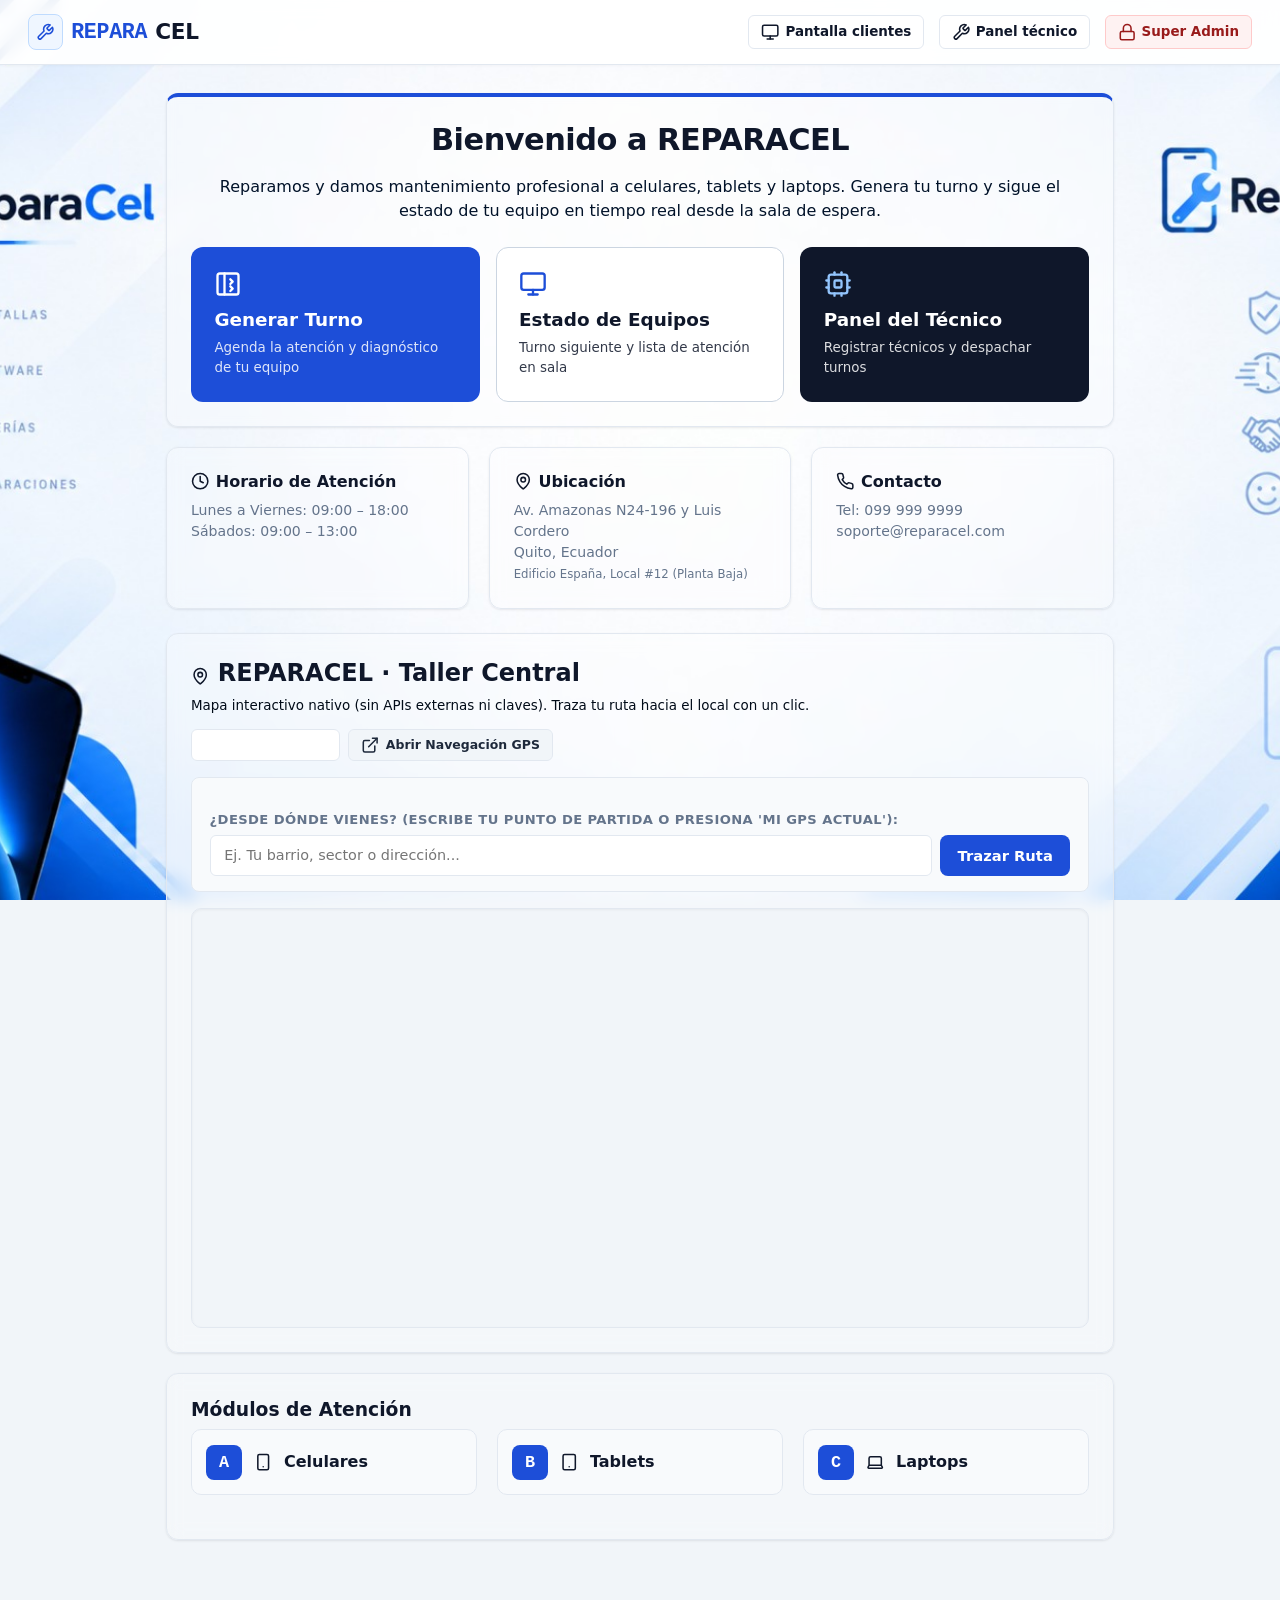
<file: index.html>
<!DOCTYPE html>
<html lang="es">
<head>
  <meta charset="UTF-8">
  <meta name="viewport" content="width=device-width, initial-scale=1">
  <title>REPARACEL | Toma de Turnos</title>
  <link rel="stylesheet" href="styles.css">
</head>
<body data-page="index">

  <header class="topbar">
    <a class="brand" href="index.html">
      <span class="brand-logo">
        <svg class="ico-svg" viewBox="0 0 24 24" fill="none" stroke="currentColor" stroke-width="2" stroke-linecap="round" stroke-linejoin="round"><path d="M14.7 6.3a1 1 0 0 0 0 1.4l1.6 1.6a1 1 0 0 0 1.4 0l3.77-3.77a6 6 0 0 1-7.94 7.94l-6.91 6.91a2.12 2.12 0 0 1-3-3l6.91-6.91a6 6 0 0 1 7.94-7.94l-3.76 3.76z"/></svg>
      </span>
      <span>REPARA</span>CEL
    </a>
    <div class="topbar-right">
      <a class="link-top" href="pantalla.html">
        <svg class="ico-svg" viewBox="0 0 24 24" fill="none" stroke="currentColor" stroke-width="2" stroke-linecap="round" stroke-linejoin="round"><rect width="20" height="14" x="2" y="3" rx="2"/><line x1="8" x2="16" y1="21" y2="21"/><line x1="12" x2="12" y1="17" y2="21"/></svg>
        <span>Pantalla clientes</span>
      </a>
      <a class="link-top" href="tecnico.html">
        <svg class="ico-svg" viewBox="0 0 24 24" fill="none" stroke="currentColor" stroke-width="2" stroke-linecap="round" stroke-linejoin="round"><path d="M14.7 6.3a1 1 0 0 0 0 1.4l1.6 1.6a1 1 0 0 0 1.4 0l3.77-3.77a6 6 0 0 1-7.94 7.94l-6.91 6.91a2.12 2.12 0 0 1-3-3l6.91-6.91a6 6 0 0 1 7.94-7.94l-3.76 3.76z"/></svg>
        <span>Panel técnico</span>
      </a>
      <a class="link-top admin-badge-link" href="admin.html">
        <svg class="ico-svg" viewBox="0 0 24 24" fill="none" stroke="currentColor" stroke-width="2" stroke-linecap="round" stroke-linejoin="round"><rect width="18" height="11" x="3" y="11" rx="2" ry="2"/><path d="M7 11V7a5 5 0 0 1 10 0v4"/></svg>
        <span>Super Admin</span>
      </a>
    </div>
  </header>

  <main class="container">

    <!-- ========== PANTALLA 1: INICIO ========== -->
    <section id="vista-inicio">
      <div class="hero card">
        <h1>Bienvenido a REPARACEL</h1>
        <p>Reparamos y damos mantenimiento profesional a celulares, tablets y laptops.
           Genera tu turno y sigue el estado de tu equipo en tiempo real desde la sala de espera.</p>

        <div class="acciones">
          <a class="btn-grande" href="#turno" id="btn-generar">
            <svg class="ico-svg lg" viewBox="0 0 24 24" fill="none" stroke="currentColor" stroke-width="2" stroke-linecap="round" stroke-linejoin="round"><rect width="18" height="18" x="3" y="3" rx="2"/><path d="M9 3v18"/><path d="m14 8 2 2-2 2"/><path d="m14 14 2 2-2 2"/></svg>
            <strong>Generar Turno</strong>
            <small>Agenda la atención y diagnóstico de tu equipo</small>
          </a>
          <a class="btn-grande alt" href="pantalla.html">
            <svg class="ico-svg lg" viewBox="0 0 24 24" fill="none" stroke="currentColor" stroke-width="2" stroke-linecap="round" stroke-linejoin="round"><rect width="20" height="14" x="2" y="3" rx="2"/><line x1="8" x2="16" y1="21" y2="21"/><line x1="12" x2="12" y1="17" y2="21"/></svg>
            <strong>Estado de Equipos</strong>
            <small>Turno siguiente y lista de atención en sala</small>
          </a>
          <a class="btn-grande dark" href="tecnico.html">
            <svg class="ico-svg lg" viewBox="0 0 24 24" fill="none" stroke="currentColor" stroke-width="2" stroke-linecap="round" stroke-linejoin="round"><rect width="16" height="16" x="4" y="4" rx="2"/><rect width="6" height="6" x="9" y="9" rx="1"/><path d="M15 2v2"/><path d="M15 20v2"/><path d="M2 15h2"/><path d="M2 9h2"/><path d="M20 15h2"/><path d="M20 9h2"/><path d="M9 2v2"/><path d="M9 20v2"/></svg>
            <strong>Panel del Técnico</strong>
            <small>Registrar técnicos y despachar turnos</small>
          </a>
        </div>
      </div>

      <div class="grid-3">
        <article class="card info">
          <h3>
            <svg class="ico-svg" viewBox="0 0 24 24" fill="none" stroke="currentColor" stroke-width="2" stroke-linecap="round" stroke-linejoin="round"><circle cx="12" cy="12" r="10"/><polyline points="12 6 12 12 16 14"/></svg>
            <span>Horario de Atención</span>
          </h3>
          <p id="info-horario">Lunes a viernes: 09:00 – 18:00<br>Sábados: 09:00 – 13:00</p>
        </article>

        <article class="card info">
          <h3>
            <svg class="ico-svg" viewBox="0 0 24 24" fill="none" stroke="currentColor" stroke-width="2" stroke-linecap="round" stroke-linejoin="round"><path d="M20 10c0 4.993-5.539 10.193-7.399 11.799a1 1 0 0 1-1.202 0C9.539 20.193 4 14.993 4 10a8 8 0 0 1 16 0"/><circle cx="12" cy="10" r="3"/></svg>
            <span>Ubicación</span>
          </h3>
          <p id="info-ubicacion">Av. Amazonas N24-196 y Luis Cordero<br>Quito, Ecuador</p>
        </article>

        <article class="card info">
          <h3>
            <svg class="ico-svg" viewBox="0 0 24 24" fill="none" stroke="currentColor" stroke-width="2" stroke-linecap="round" stroke-linejoin="round"><path d="M22 16.92v3a2 2 0 0 1-2.18 2 19.79 19.79 0 0 1-8.63-3.07 19.5 19.5 0 0 1-6-6 19.79 19.79 0 0 1-3.07-8.67A2 2 0 0 1 4.11 2h3a2 2 0 0 1 2 1.72 12.84 12.84 0 0 0 .7 2.81 2 2 0 0 1-.45 2.11L8.09 9.91a16 16 0 0 0 6 6l1.27-1.27a2 2 0 0 1 2.11-.45 12.84 12.84 0 0 0 2.81.7A2 2 0 0 1 22 16.92z"/></svg>
            <span>Contacto</span>
          </h3>
          <p id="info-contacto">Tel: 099 999 9999<br>soporte@reparacel.com</p>
        </article>
      </div>

      <!-- ========== MAPA EMBEBIDO SIN APIS Y CÓMO LLEGAR ========== -->
      <section class="card mapa-card">
        <div class="card-head">
          <div>
            <h2>
              <svg class="ico-svg" viewBox="0 0 24 24" fill="none" stroke="currentColor" stroke-width="2" stroke-linecap="round" stroke-linejoin="round"><path d="M20 10c0 4.993-5.539 10.193-7.399 11.799a1 1 0 0 1-1.202 0C9.539 20.193 4 14.993 4 10a8 8 0 0 1 16 0"/><circle cx="12" cy="10" r="3"/></svg>
              <span id="mapa-titulo-local">Ubicación del Local & Taller</span>
            </h2>
            <p class="hint" id="mapa-subtitulo-local">Mapa interactivo nativo (sin APIs externas ni claves). Traza tu ruta hacia el local con un clic.</p>
          </div>
          <div class="mapa-top-actions">
            <button class="btn btn-sm" id="btn-mi-gps" type="button">
              <svg class="ico-svg" viewBox="0 0 24 24" fill="none" stroke="currentColor" stroke-width="2" stroke-linecap="round" stroke-linejoin="round"><polygon points="3 11 22 2 13 21 11 13 3 11"/></svg>
              <span>Mi GPS Actual</span>
            </button>
            <a class="btn btn-sm secundario" id="btn-abrir-gmaps" href="#" target="_blank" rel="noopener noreferrer">
              <svg class="ico-svg" viewBox="0 0 24 24" fill="none" stroke="currentColor" stroke-width="2" stroke-linecap="round" stroke-linejoin="round"><path d="M18 13v6a2 2 0 0 1-2 2H5a2 2 0 0 1-2-2V8a2 2 0 0 1 2-2h6"/><polyline points="15 3 21 3 21 9"/><line x1="10" x2="21" y1="14" y2="3"/></svg>
              <span>Abrir Navegación GPS</span>
            </a>
          </div>
        </div>

        <!-- Barra de Trazado de Ruta Sin APIs -->
        <div class="ruta-box">
          <div class="ruta-inputs">
            <div class="ruta-field">
              <label for="input-origen-ruta">¿Desde dónde vienes? (Escribe tu punto de partida o presiona 'Mi GPS Actual'):</label>
              <div class="ruta-input-row">
                <input type="text" id="input-origen-ruta" placeholder="Ej. Tu barrio, sector o dirección...">
                <button class="btn" id="btn-trazar-ruta" type="button">Trazar Ruta</button>
                <button class="btn secundario" id="btn-limpiar-ruta" type="button" hidden>Restaurar</button>
              </div>
            </div>
          </div>
          <div class="ruta-stats" id="ruta-stats" hidden>
            <div class="stat-pill"><span class="stat-label">Destino:</span> <strong id="stat-destino">REPARACEL</strong></div>
            <div class="stat-pill" id="stat-distancia-wrap" hidden><span class="stat-label">Distancia aprox:</span> <strong id="stat-distancia">--</strong></div>
            <div class="stat-pill" id="stat-tiempo-wrap" hidden><span class="stat-label">Tiempo aprox:</span> <strong id="stat-tiempo">--</strong></div>
            <a class="btn btn-sm" id="btn-link-gps-directo" href="#" target="_blank" rel="noopener noreferrer" style="background:#15803d;color:#fff;">
              Iniciar Ruta en Google Maps / Waze
            </a>
          </div>
        </div>

        <!-- Contenedor del Mapa Embebido sin API -->
        <div class="mapa-container">
          <iframe
            id="mapa-iframe"
            class="mapa-iframe"
            title="Mapa del Local"
            loading="lazy"
            allowfullscreen
            referrerpolicy="no-referrer-when-downgrade"
            src="https://www.openstreetmap.org/export/embed.html?bbox=-78.5027%2C-0.2088%2C-78.4867%2C-0.1988&layer=mapnik&marker=-0.2038%2C-78.4947"
          ></iframe>
        </div>
      </section>

      <div class="card">
        <h3>Módulos de Atención</h3>
        <div class="grid-3">
          <div class="mod-info">
            <span class="letra">A</span>
            <svg class="ico-svg" viewBox="0 0 24 24" fill="none" stroke="currentColor" stroke-width="2" stroke-linecap="round" stroke-linejoin="round"><rect width="14" height="20" x="5" y="2" rx="2" ry="2"/><path d="M12 18h.01"/></svg>
            <span>Celulares</span>
          </div>
          <div class="mod-info">
            <span class="letra">B</span>
            <svg class="ico-svg" viewBox="0 0 24 24" fill="none" stroke="currentColor" stroke-width="2" stroke-linecap="round" stroke-linejoin="round"><rect width="16" height="20" x="4" y="2" rx="2" ry="2"/><line x1="12" x2="12.01" y1="18" y2="18"/></svg>
            <span>Tablets</span>
          </div>
          <div class="mod-info">
            <span class="letra">C</span>
            <svg class="ico-svg" viewBox="0 0 24 24" fill="none" stroke="currentColor" stroke-width="2" stroke-linecap="round" stroke-linejoin="round"><path d="M20 16V7a2 2 0 0 0-2-2H6a2 2 0 0 0-2 2v9m16 0H4m16 0 1.28 2.55a1 1 0 0 1-.9 1.45H3.62a1 1 0 0 1-.9-1.45L4 16"/></svg>
            <span>Laptops</span>
          </div>
        </div>
      </div>
    </section>

    <!-- ========== PANTALLA 2: GENERAR TURNO ========== -->
    <section id="vista-turno" hidden>
      <a class="volver" href="#">
        <svg class="ico-svg" viewBox="0 0 24 24" fill="none" stroke="currentColor" stroke-width="2" stroke-linecap="round" stroke-linejoin="round"><path d="m12 19-7-7 7-7"/><path d="M19 12H5"/></svg>
        <span>Volver al inicio</span>
      </a>

      <div class="card form-card" id="bloque-form">
        <h2>Generar Turno</h2>
        <form id="form-turno" novalidate>
          <label for="cedula">Cédula de Identidad</label>
          <input id="cedula" name="cedula" inputmode="numeric" maxlength="10" placeholder="10 dígitos numéricos" autocomplete="off" required>

          <label>Tipo de Dispositivo</label>
          <div class="opciones">
            <label class="opcion">
              <input type="radio" name="dispositivo" value="celular" checked>
              <span>
                <svg class="ico-svg" viewBox="0 0 24 24" fill="none" stroke="currentColor" stroke-width="2" stroke-linecap="round" stroke-linejoin="round"><rect width="14" height="20" x="5" y="2" rx="2" ry="2"/><path d="M12 18h.01"/></svg>
                <span>Celular</span>
              </span>
            </label>
            <label class="opcion">
              <input type="radio" name="dispositivo" value="tablet">
              <span>
                <svg class="ico-svg" viewBox="0 0 24 24" fill="none" stroke="currentColor" stroke-width="2" stroke-linecap="round" stroke-linejoin="round"><rect width="16" height="20" x="4" y="2" rx="2" ry="2"/><line x1="12" x2="12.01" y1="18" y2="18"/></svg>
                <span>Tablet</span>
              </span>
            </label>
            <label class="opcion">
              <input type="radio" name="dispositivo" value="laptop">
              <span>
                <svg class="ico-svg" viewBox="0 0 24 24" fill="none" stroke="currentColor" stroke-width="2" stroke-linecap="round" stroke-linejoin="round"><path d="M20 16V7a2 2 0 0 0-2-2H6a2 2 0 0 0-2 2v9m16 0H4m16 0 1.28 2.55a1 1 0 0 1-.9 1.45H3.62a1 1 0 0 1-.9-1.45L4 16"/></svg>
                <span>Laptop</span>
              </span>
            </label>
          </div>
          <p class="hint" id="hint-modulo">Asignación automática: Módulo A</p>

          <label for="dano">Daño o Servicio Requerido</label>
          <select id="dano" name="dano" required></select>

          <p class="error" id="error-form" role="alert"></p>
          <button class="btn" type="submit">Generar mi Turno</button>
        </form>
      </div>

      <div class="card ticket" id="bloque-ticket" hidden>
        <p class="ticket-label">Tu turno es</p>
        <div class="ticket-codigo" id="ticket-codigo">A-001</div>
        <p id="ticket-detalle"></p>
        <div class="acciones-fila">
          <a class="btn" href="pantalla.html">Ver Estado de Equipos</a>
          <button class="btn secundario" id="btn-otro" type="button">Generar Otro Turno</button>
        </div>
      </div>
    </section>

  </main>

  <script src="app.js"></script>
</body>
</html>
</file>
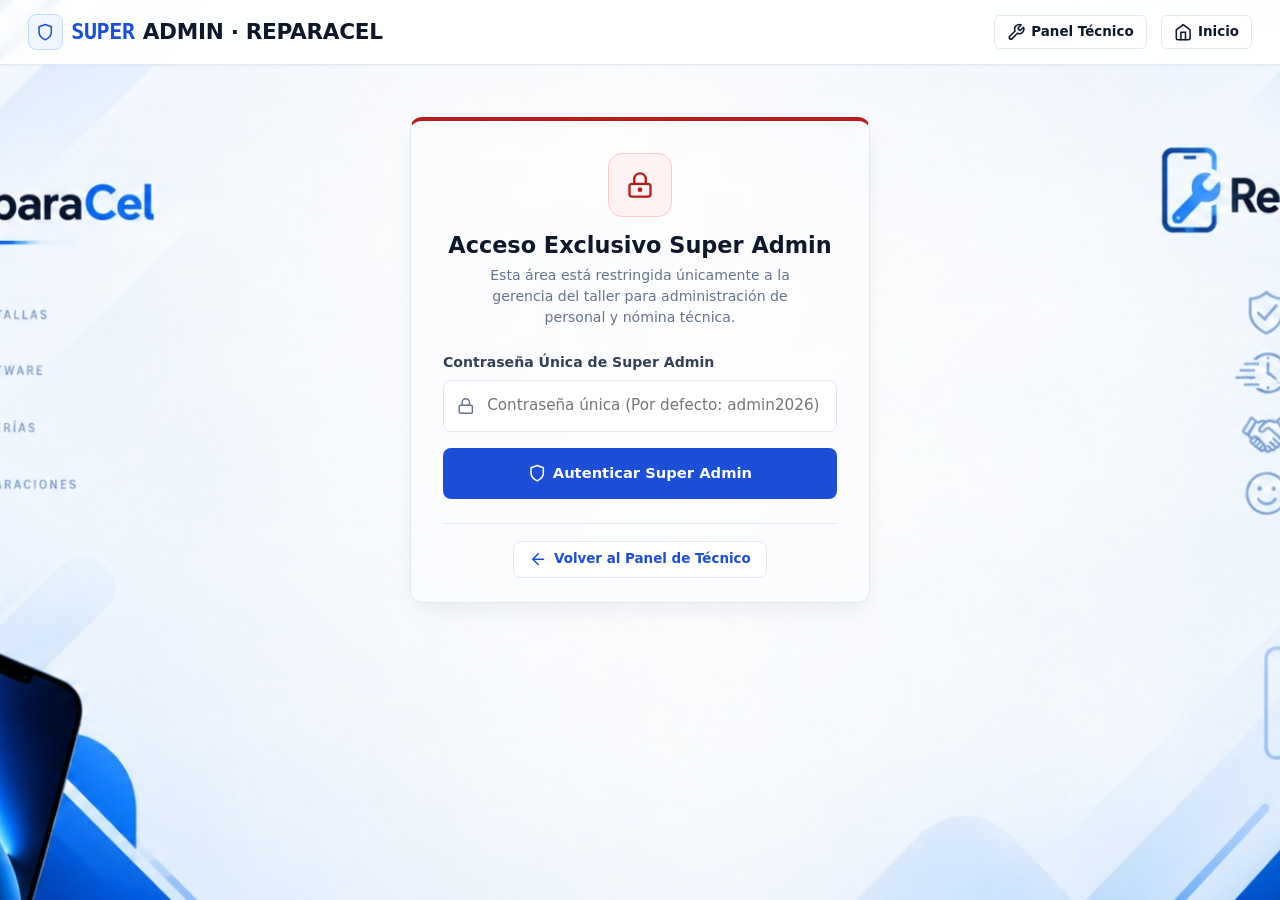
<file: admin.html>
<!DOCTYPE html>
<html lang="es">
<head>
  <meta charset="UTF-8">
  <meta name="viewport" content="width=device-width, initial-scale=1">
  <title>REPARACEL | Panel Super Admin</title>
  <link rel="stylesheet" href="styles.css">
</head>
<body data-page="admin">

  <header class="topbar">
    <a class="brand" href="index.html">
      <span class="brand-logo">
        <svg class="ico-svg" viewBox="0 0 24 24" fill="none" stroke="currentColor" stroke-width="2" stroke-linecap="round" stroke-linejoin="round"><path d="M12 22s8-4 8-10V5l-8-3-8 3v7c0 6 8 10 8 10z"/></svg>
      </span>
      <span>SUPER</span>ADMIN · REPARACEL
    </a>
    <div class="topbar-right">
      <a class="link-top" href="tecnico.html">
        <svg class="ico-svg" viewBox="0 0 24 24" fill="none" stroke="currentColor" stroke-width="2" stroke-linecap="round" stroke-linejoin="round"><path d="M14.7 6.3a1 1 0 0 0 0 1.4l1.6 1.6a1 1 0 0 0 1.4 0l3.77-3.77a6 6 0 0 1-7.94 7.94l-6.91 6.91a2.12 2.12 0 0 1-3-3l6.91-6.91a6 6 0 0 1 7.94-7.94l-3.76 3.76z"/></svg>
        <span>Panel Técnico</span>
      </a>
      <button class="link-top btn-logout" id="btn-logout-admin" hidden>
        <svg class="ico-svg" viewBox="0 0 24 24" fill="none" stroke="currentColor" stroke-width="2" stroke-linecap="round" stroke-linejoin="round"><path d="M9 21H5a2 2 0 0 1-2-2V5a2 2 0 0 1 2-2h4"/><polyline points="16 17 21 12 16 7"/><line x1="21" x2="9" y1="12" y2="12"/></svg>
        <span>Cerrar Sesión</span>
      </button>
      <a class="link-top" href="index.html">
        <svg class="ico-svg" viewBox="0 0 24 24" fill="none" stroke="currentColor" stroke-width="2" stroke-linecap="round" stroke-linejoin="round"><path d="m3 9 9-7 9 7v11a2 2 0 0 1-2 2H5a2 2 0 0 1-2-2z"/><polyline points="9 22 9 12 15 12 15 22"/></svg>
        <span>Inicio</span>
      </a>
    </div>
  </header>

  <main class="container wide">

    <!-- Bloque de Autenticación Exclusiva Super Admin -->
    <section class="card form-card login-card login-card-admin" id="bloque-login-admin">
      <div class="login-head admin-head">
        <div class="login-ico admin-ico">
          <svg class="ico-svg lg" viewBox="0 0 24 24" fill="none" stroke="currentColor" stroke-width="2" stroke-linecap="round" stroke-linejoin="round"><rect width="18" height="11" x="3" y="11" rx="2" ry="2"/><path d="M7 11V7a5 5 0 0 1 10 0v4"/><circle cx="12" cy="16" r="1"/></svg>
        </div>
        <h2>Acceso Exclusivo Super Admin</h2>
        <p>Esta área está restringida únicamente a la gerencia del taller para administración de personal y nómina técnica.</p>
      </div>

      <form id="form-login-admin" novalidate>
        <label for="pass-admin">Contraseña Única de Super Admin</label>
        <div class="campo-icono">
          <svg class="ico-svg" viewBox="0 0 24 24" fill="none" stroke="currentColor" stroke-width="2" stroke-linecap="round" stroke-linejoin="round" aria-hidden="true"><rect width="18" height="11" x="3" y="11" rx="2" ry="2"/><path d="M7 11V7a5 5 0 0 1 10 0v4"/></svg>
          <input type="password" id="pass-admin" placeholder="Contraseña única (Por defecto: admin2026)" required autocomplete="current-password">
        </div>

        <p class="error" id="error-login-admin" role="alert"></p>
        <button class="btn" type="submit">
          <svg class="ico-svg" viewBox="0 0 24 24" fill="none" stroke="currentColor" stroke-width="2" stroke-linecap="round" stroke-linejoin="round" aria-hidden="true"><path d="M12 22s8-4 8-10V5l-8-3-8 3v7c0 6 8 10 8 10z"/></svg>
          <span>Autenticar Super Admin</span>
        </button>
      </form>

      <div class="login-footer">
        <a href="tecnico.html">
          <svg class="ico-svg" viewBox="0 0 24 24" fill="none" stroke="currentColor" stroke-width="2" stroke-linecap="round" stroke-linejoin="round" aria-hidden="true"><path d="m12 19-7-7 7-7"/><path d="M19 12H5"/></svg>
          <span>Volver al Panel de Técnico</span>
        </a>
      </div>
    </section>

    <!-- Bloque Panel Super Admin (Visible solo tras autenticación) -->
    <section class="admin-panel" id="bloque-panel-admin" hidden>

      <!-- Pestañas: funcionan solo con HTML + CSS (radios ocultos) -->
      <input type="radio" name="admin-tab" id="tab-tecnicos" class="tab-radio" checked>
      <input type="radio" name="admin-tab" id="tab-seguridad" class="tab-radio">
      <input type="radio" name="admin-tab" id="tab-ubicacion" class="tab-radio">

      <nav class="tab-bar" aria-label="Secciones del panel">
        <label class="tab-btn" for="tab-tecnicos">
          <svg class="ico-svg" viewBox="0 0 24 24" fill="none" stroke="currentColor" stroke-width="2" stroke-linecap="round" stroke-linejoin="round" aria-hidden="true"><path d="M16 21v-2a4 4 0 0 0-4-4H6a4 4 0 0 0-4 4v2"/><circle cx="9" cy="7" r="4"/><path d="M22 21v-2a4 4 0 0 0-3-3.87"/><path d="M16 3.13a4 4 0 0 1 0 7.75"/></svg>
          <span>Técnicos</span>
        </label>
        <label class="tab-btn" for="tab-seguridad">
          <svg class="ico-svg" viewBox="0 0 24 24" fill="none" stroke="currentColor" stroke-width="2" stroke-linecap="round" stroke-linejoin="round" aria-hidden="true"><path d="M12 22s8-4 8-10V5l-8-3-8 3v7c0 6 8 10 8 10z"/></svg>
          <span>Seguridad</span>
        </label>
        <label class="tab-btn" for="tab-ubicacion">
          <svg class="ico-svg" viewBox="0 0 24 24" fill="none" stroke="currentColor" stroke-width="2" stroke-linecap="round" stroke-linejoin="round" aria-hidden="true"><path d="M20 10c0 4.993-5.539 10.193-7.399 11.799a1 1 0 0 1-1.202 0C9.539 20.193 4 14.993 4 10a8 8 0 0 1 16 0"/><circle cx="12" cy="10" r="3"/></svg>
          <span>Ubicación del local</span>
        </label>
      </nav>

      <!-- ===== Pestaña 1: Técnicos ===== -->
      <div class="tab-panel panel-tecnicos">
        <div class="grid-tec">

          <!-- Formulario para Agregar Nuevo Técnico -->
          <section class="card">
            <h2>Nuevo Técnico</h2>
            <form id="form-admin-tecnico" novalidate>
              <label for="adm-nombre">Nombre y Apellido</label>
              <input id="adm-nombre" maxlength="60" placeholder="Ej. Ing. Carlos Mendoza" required>

              <label for="adm-cedula">Cédula de Identidad (10 dígitos)</label>
              <input id="adm-cedula" inputmode="numeric" maxlength="10" placeholder="10 dígitos numéricos" required>

              <label>Líneas de Especialidad / Dispositivos</label>
              <div class="checks checks-inline">
                <label>
                  <input type="checkbox" name="disp" value="celular" checked>
                  <svg class="ico-svg" viewBox="0 0 24 24" fill="none" stroke="currentColor" stroke-width="2" stroke-linecap="round" stroke-linejoin="round"><rect width="14" height="20" x="5" y="2" rx="2" ry="2"/><path d="M12 18h.01"/></svg>
                  <span>Celulares</span>
                </label>
                <label>
                  <input type="checkbox" name="disp" value="tablet">
                  <svg class="ico-svg" viewBox="0 0 24 24" fill="none" stroke="currentColor" stroke-width="2" stroke-linecap="round" stroke-linejoin="round"><rect width="16" height="20" x="4" y="2" rx="2" ry="2"/><line x1="12" x2="12.01" y1="18" y2="18"/></svg>
                  <span>Tablets</span>
                </label>
                <label>
                  <input type="checkbox" name="disp" value="laptop">
                  <svg class="ico-svg" viewBox="0 0 24 24" fill="none" stroke="currentColor" stroke-width="2" stroke-linecap="round" stroke-linejoin="round"><path d="M20 16V7a2 2 0 0 0-2-2H6a2 2 0 0 0-2 2v9m16 0H4m16 0 1.28 2.55a1 1 0 0 1-.9 1.45H3.62a1 1 0 0 1-.9-1.45L4 16"/></svg>
                  <span>Laptops</span>
                </label>
              </div>
              <p class="hint">Los primeros 3 técnicos corresponden a los módulos base A, B y C. A partir del 4.º se crea automáticamente un módulo nuevo (D, E, F...).</p>

              <p class="error" id="error-admin-tec" role="alert"></p>
              <button class="btn" type="submit">Agregar Técnico a la Nómina</button>
            </form>
          </section>

          <!-- Nómina y Edición/Eliminación de Técnicos -->
          <section class="card">
            <div class="card-head">
              <h2>Nómina Oficial de Técnicos</h2>
              <span class="chip">Área Administrativa</span>
            </div>
            <p class="hint">Aquí puedes editar datos o dar de baja a técnicos del taller. Los cambios se sincronizan en tiempo real en los bancos y pantallas.</p>

            <ul class="lista-admin" id="lista-admin-tecnicos"></ul>
          </section>

        </div>
      </div>

      <!-- ===== Pestaña 2: Seguridad ===== -->
      <div class="tab-panel panel-seguridad">
        <section class="card panel-centrado">
          <div class="card-head">
            <div>
              <h2>Seguridad y Claves de Acceso</h2>
              <p class="hint">Estas contraseñas protegen el Panel Técnico y esta área de Super Admin.</p>
            </div>
          </div>

          <form id="form-passwords" class="form-pass-inline">
            <div class="form-grid-2">
              <div class="campo">
                <label for="cfg-pass-tec">Contraseña General de Técnicos:</label>
                <div class="campo-icono">
                  <svg class="ico-svg" viewBox="0 0 24 24" fill="none" stroke="currentColor" stroke-width="2" stroke-linecap="round" stroke-linejoin="round" aria-hidden="true"><path d="M14.7 6.3a1 1 0 0 0 0 1.4l1.6 1.6a1 1 0 0 0 1.4 0l3.77-3.77a6 6 0 0 1-7.94 7.94l-6.91 6.91a2.12 2.12 0 0 1-3-3l6.91-6.91a6 6 0 0 1 7.94-7.94l-3.76 3.76z"/></svg>
                  <input type="text" id="cfg-pass-tec" required>
                </div>
              </div>

              <div class="campo">
                <label for="cfg-pass-adm">Contraseña Única de Super Admin:</label>
                <div class="campo-icono">
                  <svg class="ico-svg" viewBox="0 0 24 24" fill="none" stroke="currentColor" stroke-width="2" stroke-linecap="round" stroke-linejoin="round" aria-hidden="true"><rect width="18" height="11" x="3" y="11" rx="2" ry="2"/><path d="M7 11V7a5 5 0 0 1 10 0v4"/></svg>
                  <input type="text" id="cfg-pass-adm" required>
                </div>
              </div>
            </div>

            <button class="btn secundario" type="submit">Actualizar Contraseñas</button>
          </form>
        </section>
      </div>

      <!-- ===== Pestaña 3: Ubicación ===== -->
      <div class="tab-panel panel-ubicacion">
        <section class="card panel-centrado">
          <div class="card-head">
            <div>
              <h2>
                <svg class="ico-svg" viewBox="0 0 24 24" fill="none" stroke="currentColor" stroke-width="2" stroke-linecap="round" stroke-linejoin="round"><path d="M20 10c0 4.993-5.539 10.193-7.399 11.799a1 1 0 0 1-1.202 0C9.539 20.193 4 14.993 4 10a8 8 0 0 1 16 0"/><circle cx="12" cy="10" r="3"/></svg>
                <span>Dirección y Ubicación del Local</span>
              </h2>
              <p class="hint">Modifica la información y coordenadas del taller. El mapa interactivo y la ruta en la pantalla principal se actualizarán en tiempo real.</p>
            </div>
          </div>

          <form id="form-ubicacion-admin">
            <div class="form-grid-2">
              <div class="campo">
                <label for="adm-loc-nombre">Nombre de la Sucursal / Taller:</label>
                <input type="text" id="adm-loc-nombre" required placeholder="Ej. REPARACEL · Taller Central">
              </div>

              <div class="campo">
                <label for="adm-loc-ciudad">Ciudad / Región:</label>
                <input type="text" id="adm-loc-ciudad" required placeholder="Ej. Quito, Ecuador">
              </div>

              <div class="campo span-2">
                <label for="adm-loc-direccion">Dirección Física:</label>
                <input type="text" id="adm-loc-direccion" required placeholder="Ej. Av. Amazonas N24-196 y Luis Cordero">
              </div>

              <div class="campo">
                <label for="adm-loc-referencia">Referencia de Encuentro:</label>
                <input type="text" id="adm-loc-referencia" placeholder="Ej. Frente al Edificio España, Local #12">
              </div>

              <div class="campo">
                <label for="adm-loc-telefono">Teléfono / WhatsApp de Contacto:</label>
                <input type="text" id="adm-loc-telefono" required placeholder="Ej. 099 999 9999">
              </div>

              <div class="campo span-2">
                <label for="adm-loc-horario">Horario de Atención:</label>
                <input type="text" id="adm-loc-horario" required placeholder="Ej. Lunes a Viernes: 09:00 – 18:00 | Sábados: 09:00 – 13:00">
              </div>

              <div class="campo">
                <label for="adm-loc-lat">Latitud GPS:</label>
                <input type="number" step="any" id="adm-loc-lat" required placeholder="-0.2038">
              </div>

              <div class="campo">
                <label for="adm-loc-lng">Longitud GPS:</label>
                <input type="number" step="any" id="adm-loc-lng" required placeholder="-78.4947">
              </div>
            </div>

            <div class="acciones-fila fila-inicio">
              <button class="btn btn-auto" type="submit">Guardar Ubicación del Local</button>
              <button class="btn btn-auto secundario" type="button" id="btn-gps-admin">Usar mi GPS actual</button>
            </div>
          </form>
        </section>
      </div>

    </section>

    <!-- Modal de Edición de Técnico -->
    <div class="modal-backdrop" id="modal-edit-tecnico" hidden>
      <div class="modal-card">
        <h3>Editar Técnico</h3>
        <form id="form-edit-tecnico">
          <input type="hidden" id="edit-id">

          <label for="edit-nombre">Nombre y Apellido</label>
          <input id="edit-nombre" maxlength="60" required>

          <label for="edit-cedula">Cédula</label>
          <input id="edit-cedula" inputmode="numeric" maxlength="10" required>

          <label>Líneas de Especialidad</label>
          <div class="checks">
            <label>
              <input type="checkbox" name="edit-disp" value="celular">
              <span>Celulares</span>
            </label>
            <label>
              <input type="checkbox" name="edit-disp" value="tablet">
              <span>Tablets</span>
            </label>
            <label>
              <input type="checkbox" name="edit-disp" value="laptop">
              <span>Laptops</span>
            </label>
          </div>

          <p class="error" id="error-edit-tec" role="alert"></p>

          <div class="modal-actions">
            <button class="btn" type="submit">Guardar Cambios</button>
            <button class="btn secundario" type="button" id="btn-cancel-edit">Cancelar</button>
          </div>
        </form>
      </div>
    </div>

  </main>

  <script src="app.js"></script>
</body>
</html>
</file>
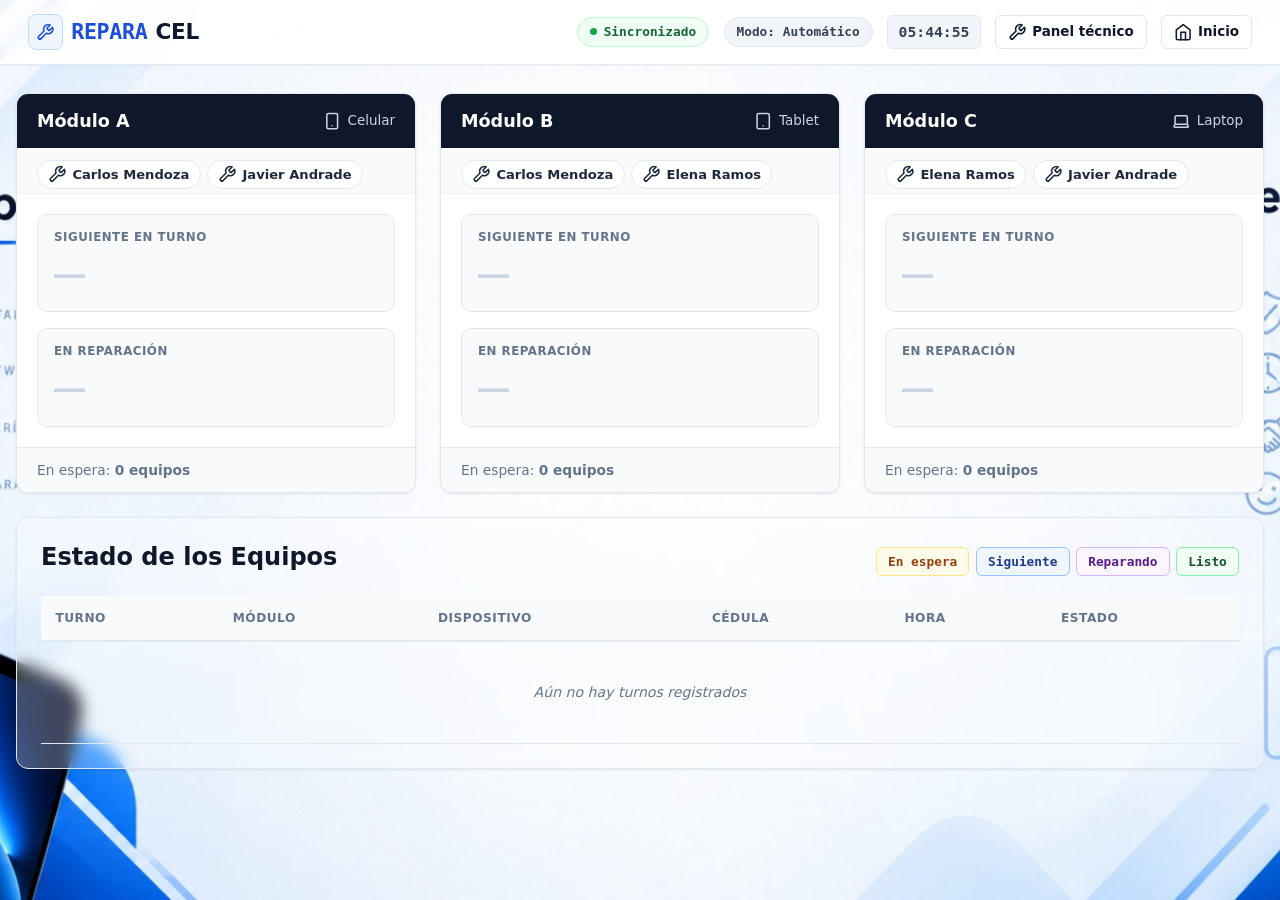
<file: pantalla.html>
<!DOCTYPE html>
<html lang="es">
<head>
  <meta charset="UTF-8">
  <meta name="viewport" content="width=device-width, initial-scale=1">
  <title>REPARACEL | Estado de Equipos</title>
  <link rel="stylesheet" href="styles.css">
</head>
<body data-page="pantalla">

  <header class="topbar">
    <a class="brand" href="index.html">
      <span class="brand-logo">
        <svg class="ico-svg" viewBox="0 0 24 24" fill="none" stroke="currentColor" stroke-width="2" stroke-linecap="round" stroke-linejoin="round"><path d="M14.7 6.3a1 1 0 0 0 0 1.4l1.6 1.6a1 1 0 0 0 1.4 0l3.77-3.77a6 6 0 0 1-7.94 7.94l-6.91 6.91a2.12 2.12 0 0 1-3-3l6.91-6.91a6 6 0 0 1 7.94-7.94l-3.76 3.76z"/></svg>
      </span>
      <span>REPARA</span>CEL
    </a>
    <div class="topbar-right">
      <span class="chip chip-sync" id="chip-sync" title="Conexión en tiempo real activa">
        <span class="sync-dot"></span>
        <span>Sincronizado</span>
      </span>
      <span class="chip" id="chip-modo">Modo: Automático</span>
      <span class="reloj" id="reloj">--:--:--</span>
      <a class="link-top" href="tecnico.html">
        <svg class="ico-svg" viewBox="0 0 24 24" fill="none" stroke="currentColor" stroke-width="2" stroke-linecap="round" stroke-linejoin="round"><path d="M14.7 6.3a1 1 0 0 0 0 1.4l1.6 1.6a1 1 0 0 0 1.4 0l3.77-3.77a6 6 0 0 1-7.94 7.94l-6.91 6.91a2.12 2.12 0 0 1-3-3l6.91-6.91a6 6 0 0 1 7.94-7.94l-3.76 3.76z"/></svg>
        <span>Panel técnico</span>
      </a>
      <a class="link-top" href="index.html">
        <svg class="ico-svg" viewBox="0 0 24 24" fill="none" stroke="currentColor" stroke-width="2" stroke-linecap="round" stroke-linejoin="round"><path d="m3 9 9-7 9 7v11a2 2 0 0 1-2 2H5a2 2 0 0 1-2-2z"/><polyline points="9 22 9 12 15 12 15 22"/></svg>
        <span>Inicio</span>
      </a>
    </div>
  </header>

  <main class="container wide">

    <!-- Tarjetas de módulos con números grandes para alta visibilidad -->
    <section class="modulos" id="modulos"></section>

    <!-- Tabla general de órdenes y estados -->
    <section class="card">
      <div class="card-head">
        <h2>Estado de los Equipos</h2>
        <div class="leyenda">
          <span class="badge espera">En espera</span>
          <span class="badge siguiente">Siguiente</span>
          <span class="badge reparando">Reparando</span>
          <span class="badge listo">Listo</span>
        </div>
      </div>
      <div class="tabla-wrap">
        <table>
          <thead>
            <tr>
              <th>Turno</th>
              <th>Módulo</th>
              <th>Dispositivo</th>
              <th>Cédula</th>
              <th>Hora</th>
              <th>Estado</th>
            </tr>
          </thead>
          <tbody id="tabla-turnos"></tbody>
        </table>
      </div>
    </section>

  </main>

  <script src="app.js"></script>
</body>
</html>
</file>
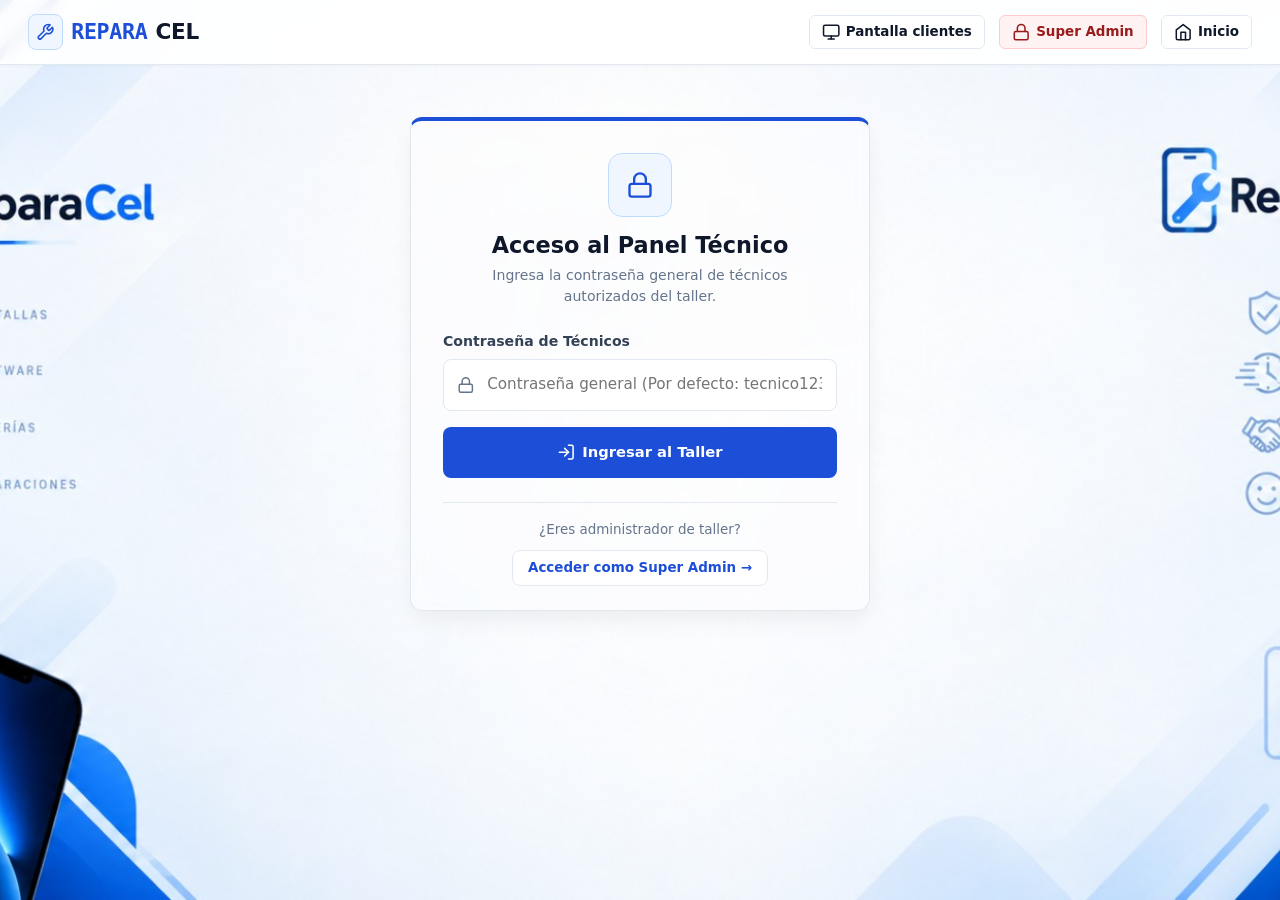
<file: tecnico.html>
<!DOCTYPE html>
<html lang="es">
<head>
  <meta charset="UTF-8">
  <meta name="viewport" content="width=device-width, initial-scale=1">
  <title>REPARACEL | Panel del Técnico</title>
  <link rel="stylesheet" href="styles.css">
</head>
<body data-page="tecnico">

  <header class="topbar">
    <a class="brand" href="index.html">
      <span class="brand-logo">
        <svg class="ico-svg" viewBox="0 0 24 24" fill="none" stroke="currentColor" stroke-width="2" stroke-linecap="round" stroke-linejoin="round"><path d="M14.7 6.3a1 1 0 0 0 0 1.4l1.6 1.6a1 1 0 0 0 1.4 0l3.77-3.77a6 6 0 0 1-7.94 7.94l-6.91 6.91a2.12 2.12 0 0 1-3-3l6.91-6.91a6 6 0 0 1 7.94-7.94l-3.76 3.76z"/></svg>
      </span>
      <span>REPARA</span>CEL
    </a>
    <div class="topbar-right">
      <a class="link-top" href="pantalla.html" target="_blank">
        <svg class="ico-svg" viewBox="0 0 24 24" fill="none" stroke="currentColor" stroke-width="2" stroke-linecap="round" stroke-linejoin="round"><rect width="20" height="14" x="2" y="3" rx="2"/><line x1="8" x2="16" y1="21" y2="21"/><line x1="12" x2="12" y1="17" y2="21"/></svg>
        <span>Pantalla clientes</span>
      </a>
      <a class="link-top admin-badge-link" href="admin.html">
        <svg class="ico-svg" viewBox="0 0 24 24" fill="none" stroke="currentColor" stroke-width="2" stroke-linecap="round" stroke-linejoin="round"><rect width="18" height="11" x="3" y="11" rx="2" ry="2"/><path d="M7 11V7a5 5 0 0 1 10 0v4"/></svg>
        <span>Super Admin</span>
      </a>
      <button class="link-top btn-logout" id="btn-logout-tec" hidden>
        <svg class="ico-svg" viewBox="0 0 24 24" fill="none" stroke="currentColor" stroke-width="2" stroke-linecap="round" stroke-linejoin="round"><path d="M9 21H5a2 2 0 0 1-2-2V5a2 2 0 0 1 2-2h4"/><polyline points="16 17 21 12 16 7"/><line x1="21" x2="9" y1="12" y2="12"/></svg>
        <span>Salir</span>
      </button>
      <a class="link-top" href="index.html">
        <svg class="ico-svg" viewBox="0 0 24 24" fill="none" stroke="currentColor" stroke-width="2" stroke-linecap="round" stroke-linejoin="round"><path d="m3 9 9-7 9 7v11a2 2 0 0 1-2 2H5a2 2 0 0 1-2-2z"/><polyline points="9 22 9 12 15 12 15 22"/></svg>
        <span>Inicio</span>
      </a>
    </div>
  </header>

  <main class="container wide">

    <!-- Bloque de Login de Técnico (Protegido por Contraseña General) -->
    <section class="card form-card login-card" id="bloque-login-tec">
      <div class="login-head">
        <div class="login-ico">
          <svg class="ico-svg lg" viewBox="0 0 24 24" fill="none" stroke="currentColor" stroke-width="2" stroke-linecap="round" stroke-linejoin="round"><rect width="18" height="11" x="3" y="11" rx="2" ry="2"/><path d="M7 11V7a5 5 0 0 1 10 0v4"/></svg>
        </div>
        <h2>Acceso al Panel Técnico</h2>
        <p>Ingresa la contraseña general de técnicos autorizados del taller.</p>
      </div>

      <form id="form-login-tec" novalidate>
        <label for="pass-tec">Contraseña de Técnicos</label>
        <div class="campo-icono">
          <svg class="ico-svg" viewBox="0 0 24 24" fill="none" stroke="currentColor" stroke-width="2" stroke-linecap="round" stroke-linejoin="round" aria-hidden="true"><rect width="18" height="11" x="3" y="11" rx="2" ry="2"/><path d="M7 11V7a5 5 0 0 1 10 0v4"/></svg>
          <input type="password" id="pass-tec" placeholder="Contraseña general (Por defecto: tecnico123)" required autocomplete="current-password">
        </div>

        <p class="error" id="error-login-tec" role="alert"></p>
        <button class="btn" type="submit">
          <svg class="ico-svg" viewBox="0 0 24 24" fill="none" stroke="currentColor" stroke-width="2" stroke-linecap="round" stroke-linejoin="round" aria-hidden="true"><path d="M15 3h4a2 2 0 0 1 2 2v14a2 2 0 0 1-2 2h-4"/><polyline points="10 17 15 12 10 7"/><line x1="15" x2="3" y1="12" y2="12"/></svg>
          <span>Ingresar al Taller</span>
        </button>
      </form>

      <div class="login-footer">
        <span>¿Eres administrador de taller?</span>
        <a href="admin.html">Acceder como Super Admin &rarr;</a>
      </div>
    </section>

    <!-- Bloque del Panel de Trabajo (Solo visible con sesión iniciada) -->
    <section id="bloque-panel-tec" hidden>
      <div class="card">
        <div class="card-head">
          <div>
            <h2>Gestión de Turnos y Despacho</h2>
            <p class="card-desc">Atiende los turnos de tu módulo. Al pasar un cliente a <strong>Reparar</strong>, el siguiente cliente en espera avanza automáticamente.</p>
          </div>
          <div class="switch" role="group" aria-label="Modo de cambio de estado">
            <button type="button" id="modo-auto">
              <svg class="ico-svg" viewBox="0 0 24 24" fill="none" stroke="currentColor" stroke-width="2" stroke-linecap="round" stroke-linejoin="round"><polygon points="13 2 3 14 12 14 11 22 21 10 12 10 13 2"/></svg>
              Automático
            </button>
            <button type="button" id="modo-manual">
              <svg class="ico-svg" viewBox="0 0 24 24" fill="none" stroke="currentColor" stroke-width="2" stroke-linecap="round" stroke-linejoin="round"><line x1="4" x2="20" y1="21" y2="21"/><line x1="4" x2="20" y1="14" y2="14"/><line x1="4" x2="20" y1="7" y2="7"/><circle cx="8" cy="7" r="2"/><circle cx="16" cy="14" r="2"/><circle cx="12" cy="21" r="2"/></svg>
              Manual
            </button>
          </div>
        </div>

        <p class="hint" id="hint-modo"></p>

        <div class="fila-tec">
          <label for="tec-activo">Técnico activo en este banco:</label>
          <select id="tec-activo"></select>
        </div>

        <div class="tabla-wrap">
          <table>
            <thead>
              <tr>
                <th>Turno</th>
                <th>Dispositivo</th>
                <th>Daño</th>
                <th>Técnico</th>
                <th>Estado</th>
                <th>Acción</th>
              </tr>
            </thead>
            <tbody id="tabla-gestion"></tbody>
          </table>
        </div>

        <div class="acciones-fila">
          <button class="btn secundario" id="btn-limpiar" type="button">Limpiar finalizados</button>
          <button class="btn peligro" id="btn-reiniciar" type="button">Reiniciar todo</button>
        </div>
      </div>
    </section>

  </main>

  <script src="app.js"></script>
</body>
</html>
</file>
<file: styles.css>
/* =====================================================================
   REPARACEL - Estilos Técnicos Profesionales (Diseño Claro de Alta Visibilidad)
   ===================================================================== */

:root {
  --bg: #f8fafc;
  --card: #ffffff;
  --text: #0f172a;
  --muted: #64748b;
  --primary: #1d4ed8;       /* Azul técnico corporativo */
  --primary-d: #1e40af;
  --accent: #0284c7;
  --dark: #0f172a;
  --border: #e2e8f0;
  --border-strong: #cbd5e1;

  /* Estados con contraste profesional bajo luz natural */
  --espera-bg: #fffbeb;
  --espera-border: #fde68a;
  --espera-text: #92400e;

  --siguiente-bg: #eff6ff;
  --siguiente-border: #93c5fd;
  --siguiente-text: #1e3a8a;

  --reparando-bg: #faf5ff;
  --reparando-border: #d8b4fe;
  --reparando-text: #581c87;

  --listo-bg: #f0fdf4;
  --listo-border: #86efac;
  --listo-text: #14532d;

  --danger: #dc2626;
  --radius: 12px;
  --shadow: 0 1px 3px rgba(15, 23, 42, 0.06), 0 1px 2px rgba(15, 23, 42, 0.04);
  --shadow-lg: 0 4px 6px -1px rgba(15, 23, 42, 0.08), 0 2px 4px -2px rgba(15, 23, 42, 0.05);
}

* { box-sizing: border-box; }

body {
  margin: 0;
  font-family: "Plus Jakarta Sans", "Segoe UI", system-ui, -apple-system, Roboto, sans-serif;
  background-color: #f1f5f9;
  background-image: url('img/fondo.jpeg');
  background-repeat: no-repeat;
  background-position: center top;
  background-size: cover;
  background-attachment: fixed;
  color: var(--text);
  line-height: 1.5;
  -webkit-font-smoothing: antialiased;
  min-height: 100vh;
}

[hidden] { display: none !important; }
a { color: inherit; text-decoration: none; }

/* ---------- Iconos SVG Inline ---------- */
.ico-svg {
  display: inline-block;
  width: 1.15rem;
  height: 1.15rem;
  vertical-align: -0.18em;
  stroke-width: 2;
  color: currentColor;
}

.ico-svg.lg {
  width: 1.75rem;
  height: 1.75rem;
}

/* ---------- Barra Superior (Topbar) ---------- */
.topbar {
  display: flex;
  align-items: center;
  justify-content: space-between;
  flex-wrap: wrap;
  gap: 0.75rem;
  padding: 0.9rem 1.75rem;
  background: rgba(255, 255, 255, 0.92);
  backdrop-filter: blur(8px);
  -webkit-backdrop-filter: blur(8px);
  border-bottom: 1px solid var(--border);
  color: var(--text);
  box-shadow: 0 1px 3px rgba(0,0,0,0.03);
}

.brand {
  display: inline-flex;
  align-items: center;
  gap: 0.5rem;
  font-size: 1.35rem;
  font-weight: 800;
  letter-spacing: -0.3px;
  color: var(--text);
}

.brand .brand-logo {
  display: inline-grid;
  place-items: center;
  width: 2.2rem;
  height: 2.2rem;
  border-radius: 8px;
  background: #eff6ff;
  border: 1px solid #bfdbfe;
  color: var(--primary);
}

.brand span {
  color: var(--primary);
  font-family: monospace;
}

.topbar-sub {
  color: var(--muted);
  font-size: 0.88rem;
  font-weight: 500;
}

.topbar-right {
  display: flex;
  align-items: center;
  gap: 0.9rem;
  flex-wrap: wrap;
}

.link-top {
  display: inline-flex;
  align-items: center;
  gap: 0.35rem;
  padding: 0.35rem 0.75rem;
  border-radius: 6px;
  border: 1px solid var(--border);
  background: #fff;
  color: var(--text);
  font-size: 0.84rem;
  font-weight: 600;
  transition: 0.15s;
}

.link-top:hover {
  background: #f1f5f9;
  border-color: #cbd5e1;
}

.reloj {
  font-variant-numeric: tabular-nums;
  font-family: monospace;
  font-weight: 700;
  font-size: 0.92rem;
  padding: 0.3rem 0.65rem;
  border-radius: 6px;
  background: #f1f5f9;
  border: 1px solid var(--border);
  color: #334155;
}

.chip {
  background: #f1f5f9;
  color: #334155;
  border: 1px solid var(--border);
  padding: 0.3rem 0.75rem;
  border-radius: 99px;
  font-size: 0.8rem;
  font-weight: 600;
  font-family: monospace;
}

.chip.chip-manual {
  background: #fffbeb;
  color: #92400e;
  border-color: #fde68a;
}

.chip.chip-sync {
  background: #f0fdf4;
  color: #166534;
  border-color: #bbf7d0;
  display: inline-flex;
  align-items: center;
  gap: 0.4rem;
  transition: all 0.25s ease;
}

.sync-dot {
  width: 7px;
  height: 7px;
  border-radius: 99px;
  background: #16a34a;
  display: inline-block;
  animation: pulseDot 2s infinite ease-in-out;
}

@keyframes pulseDot {
  0%, 100% { opacity: 1; transform: scale(1); }
  50% { opacity: 0.35; transform: scale(0.8); }
}

.pulse-sync {
  background: #dcfce7 !important;
  border-color: #86efac !important;
  box-shadow: 0 0 0 4px rgba(34, 197, 94, 0.22);
}

.modulo.modulo-llamando {
  border-color: #93c5fd;
  box-shadow: 0 4px 12px rgba(29, 78, 216, 0.12);
}

/* ---------- Layout Contenedores ---------- */
.container {
  max-width: 980px;
  margin: 0 auto;
  padding: 1.75rem 1rem 3rem;
}

.container.wide {
  max-width: 1280px;
}

.card {
  background: rgba(255, 255, 255, 0.247);
  backdrop-filter: blur(8px);
  -webkit-backdrop-filter: blur(8px);
  border: 1px solid var(--border);
  border-radius: var(--radius);
  box-shadow: var(--shadow);
  padding: 1.5rem;
  margin-bottom: 1.25rem;
}

.card-head {
  display: flex;
  justify-content: space-between;
  align-items: center;
  flex-wrap: wrap;
  gap: 0.8rem;
  margin-bottom: 1rem;
}

h1, h2, h3 {
  margin: 0 0 0.5rem;
  line-height: 1.25;
  color: var(--text);
}

.mt { margin-top: 1.6rem; }

.grid-3 {
  display: grid;
  gap: 1.25rem;
  grid-template-columns: repeat(auto-fit, minmax(220px, 1fr));
  margin-bottom: 1.25rem;
}

.grid-3 .card { margin-bottom: 0; }

.grid-tec {
  display: grid;
  gap: 1.5rem;
  grid-template-columns: 380px 1fr;
  align-items: start;
}

@media (max-width: 960px) {
  .grid-tec { grid-template-columns: 1fr; }
}

/* ---------- Portada (Hero) ---------- */
.hero {
  border-top: 4px solid var(--primary);
  background: rgba(255, 255, 255, 0.253);
  backdrop-filter: blur(4px);
  -webkit-backdrop-filter: blur(4px);
}

.hero h1 {
  font-size: 1.9rem;
  font-weight: 800;
  letter-spacing: -0.5px;
  text-align: center;

}

.hero p {
  color: #011229;
  max-width: 100ch;
  font-size: 1rem;
  text-align: center;

}

.acciones {
  display: grid;
  gap: 1rem;
  grid-template-columns: repeat(auto-fit, minmax(240px, 1fr));
  margin-top: 1.5rem;
}

.btn-grande {
  display: flex;
  flex-direction: column;
  gap: 0.25rem;
  padding: 1.4rem;
  border-radius: var(--radius);
  color: #ffffff;
  background: var(--primary);
  border: 1px solid transparent;
  transition: transform 0.15s, box-shadow 0.15s, background-color 0.15s;
}

.btn-grande:hover {
  transform: translateY(-2px);
  box-shadow: 0 8px 16px rgba(29, 78, 216, 0.2);
  background: var(--primary-d);
}

.btn-grande.alt {
  background: #ffffff;
  color: var(--text);
  border-color: var(--border-strong);
}

.btn-grande.alt:hover {
  background: #f8fafc;
  box-shadow: 0 8px 16px rgba(15, 23, 42, 0.08);
}

.btn-grande.alt .ico-svg {
  color: var(--primary);
}

.btn-grande.dark {
  background: #0f172a;
  color: #ffffff;
}

.btn-grande.dark:hover {
  background: #1e293b;
  box-shadow: 0 8px 16px rgba(15, 23, 42, 0.18);
}

.btn-grande.dark .ico-svg {
  color: #93c5fd;
}

.btn-grande .ico-svg {
  margin-bottom: 0.25rem;
}

.btn-grande strong {
  font-size: 1.15rem;
  font-weight: 700;
}

.btn-grande small {
  opacity: 0.85;
  font-size: 0.84rem;
}

.info h3 {
  font-size: 1rem;
  font-weight: 700;
  display: flex;
  align-items: center;
  gap: 0.4rem;
}

.info p {
  margin: 0;
  color: var(--muted);
  font-size: 0.88rem;
}

.mod-info {
  display: flex;
  align-items: center;
  gap: 0.75rem;
  font-weight: 600;
  padding: 0.9rem;
  background: #f8fafc;
  border: 1px solid var(--border);
  border-radius: 10px;
}

.letra {
  display: inline-grid;
  place-items: center;
  width: 2.2rem;
  height: 2.2rem;
  border-radius: 8px;
  background: var(--primary);
  color: #ffffff;
  font-family: monospace;
  font-weight: 800;
  font-size: 1.05rem;
}

/* ---------- Formularios ---------- */
.form-card {
  max-width: 540px;
  margin-inline: auto;
}

.volver {
  display: inline-flex;
  align-items: center;
  gap: 0.35rem;
  margin-bottom: 1rem;
  color: var(--primary);
  font-weight: 700;
  font-size: 0.88rem;
}

.volver:hover {
  text-decoration: underline;
}

label {
  display: block;
  font-weight: 700;
  margin: 1.1rem 0 0.4rem;
  font-size: 0.88rem;
  color: #334155;
}

input[type="text"], input[type="password"], input[type="number"], input:not([type]), input[inputmode], textarea, select {
  width: 100%;
  padding: 0.75rem 0.85rem;
  border: 1.5px solid var(--border);
  border-radius: 8px;
  font: inherit;
  font-size: 0.92rem;
  background: #ffffff;
  color: inherit;
  transition: border-color 0.15s, box-shadow 0.15s;
}

input:focus, textarea:focus, select:focus {
  outline: none;
  border-color: var(--primary);
  box-shadow: 0 0 0 3px rgba(29, 78, 216, 0.12);
}

.opciones {
  display: grid;
  grid-template-columns: repeat(3, 1fr);
  gap: 0.75rem;
}

.opcion {
  margin: 0;
  cursor: pointer;
}

.opcion input {
  position: absolute;
  opacity: 0;
}

.opcion span {
  display: flex;
  flex-direction: column;
  align-items: center;
  justify-content: center;
  gap: 0.4rem;
  text-align: center;
  padding: 1rem 0.5rem;
  border: 1.5px solid var(--border);
  background: #ffffff;
  border-radius: 10px;
  font-weight: 700;
  font-size: 0.88rem;
  color: #475569;
  transition: 0.15s;
}

.opcion input:checked + span {
  border-color: var(--primary);
  background: #eff6ff;
  color: var(--primary-d);
  box-shadow: 0 0 0 1px var(--primary);
}

.opcion span .ico-svg {
  width: 1.5rem;
  height: 1.5rem;
}

.hint {
  color: #010b18;
  font-size: 0.84rem;
  margin: 0.5rem 0 0;
}

.error {
  color: var(--danger);
  font-size: 0.88rem;
  min-height: 1.2rem;
  margin: 0.8rem 0 0;
  font-weight: 700;
}

.checks {
  display: grid;
  gap: 0.45rem;
}

.checks label {
  margin: 0;
  font-weight: 600;
  display: flex;
  align-items: center;
  gap: 0.6rem;
  padding: 0.5rem 0.6rem;
  border-radius: 6px;
  cursor: pointer;
}

.checks label:hover {
  background: #f1f5f9;
}

.btn {
  display: inline-flex;
  align-items: center;
  justify-content: center;
  gap: 0.4rem;
  border: 0;
  cursor: pointer;
  font: inherit;
  font-weight: 700;
  font-size: 0.92rem;
  background: var(--primary);
  color: #ffffff;
  padding: 0.85rem 1.4rem;
  border-radius: 8px;
  transition: 0.15s;
}

.btn:hover {
  background: var(--primary-d);
}

.btn.secundario {
  background: #f1f5f9;
  color: #1e293b;
  border: 1px solid var(--border);
}

.btn.secundario:hover {
  background: #e2e8f0;
}

.btn.peligro {
  background: #fef2f2;
  color: var(--danger);
  border: 1px solid #fecaca;
}

.btn.peligro:hover {
  background: #fee2e2;
}

form .btn {
  width: 100%;
  margin-top: 0.75rem;
}

.acciones-fila {
  display: flex;
  gap: 0.75rem;
  flex-wrap: wrap;
  justify-content: center;
  margin-top: 1.2rem;
}

/* ---------- Ticket Comprobante (Imprimible & Claro) ---------- */
.ticket {
  max-width: 440px;
  margin: 0 auto;
  text-align: center;
  border: 2px solid var(--border-strong);
  border-top: 4px solid var(--primary);
  background: #ffffff;
  padding: 2rem 1.5rem;
}

.ticket-label {
  margin: 0;
  color: var(--muted);
  font-weight: 700;
  text-transform: uppercase;
  font-size: 0.8rem;
  letter-spacing: 0.5px;
}

.ticket-codigo {
  font-size: 4.8rem;
  font-weight: 900;
  color: var(--primary);
  letter-spacing: 2px;
  font-family: monospace;
  line-height: 1.1;
  margin: 0.5rem 0;
}

#ticket-detalle {
  color: #334155;
  font-size: 0.92rem;
  font-weight: 500;
}

/* ---------- Tablas de Turnos ---------- */
.tabla-wrap { overflow-x: auto; }

table {
  width: 100%;
  border-collapse: collapse;
  min-width: 650px;
}

th {
  text-align: left;
  font-size: 0.76rem;
  text-transform: uppercase;
  letter-spacing: 0.5px;
  color: var(--muted);
  padding: 0.8rem 0.9rem;
  border-bottom: 2px solid var(--border);
  background: #f8fafc;
  font-weight: 700;
}

td {
  padding: 0.85rem 0.9rem;
  border-bottom: 1px solid var(--border);
  vertical-align: middle;
  font-size: 0.88rem;
}

tbody tr:hover { background: #f8fafc; }

td.codigo {
  font-weight: 800;
  font-size: 1.05rem;
  font-family: monospace;
  color: var(--primary);
}

td.num-cedula, td.num-hora {
  font-family: monospace;
  color: #475569;
}

td.vacio {
  text-align: center;
  color: var(--muted);
  padding: 2.5rem;
  font-style: italic;
}

.celda-disp {
  display: inline-flex;
  align-items: center;
  gap: 0.4rem;
  text-transform: capitalize;
  font-weight: 600;
  color: #334155;
}

/* ---------- Badges de Estado (Alta Visibilidad) ---------- */
.badge {
  display: inline-flex;
  align-items: center;
  gap: 0.35rem;
  padding: 0.25rem 0.7rem;
  border-radius: 6px;
  font-size: 0.8rem;
  font-weight: 700;
  border: 1px solid transparent;
  font-family: monospace;
}

.badge.espera {
  background: var(--espera-bg);
  border-color: var(--espera-border);
  color: var(--espera-text);
}

.badge.siguiente {
  background: var(--siguiente-bg);
  border-color: var(--siguiente-border);
  color: var(--siguiente-text);
}

.badge.reparando {
  background: var(--reparando-bg);
  border-color: var(--reparando-border);
  color: var(--reparando-text);
}

.badge.listo {
  background: var(--listo-bg);
  border-color: var(--listo-border);
  color: var(--listo-text);
}

.leyenda {
  display: flex;
  gap: 0.4rem;
  flex-wrap: wrap;
}

@keyframes flashRow {
  0% { background: #fef08a; }
  100% { background: transparent; }
}

tr.flash { animation: flashRow 2s ease-out; }

/* ---------- Pantalla de Clientes: Módulos de Alta Visibilidad ---------- */
.modulos {
  display: grid;
  gap: 1.5rem;
  grid-template-columns: repeat(auto-fit, minmax(300px, 1fr));
  margin-bottom: 1.5rem;
}

.modulo {
  background: #ffffff;
  border: 1px solid var(--border);
  border-radius: var(--radius);
  box-shadow: var(--shadow);
  overflow: hidden;
  display: flex;
  flex-direction: column;
  justify-content: space-between;
}

.modulo-head {
  display: flex;
  align-items: center;
  justify-content: space-between;
  padding: 0.85rem 1.25rem;
  background: #0f172a;
  color: #ffffff;
}

.modulo-head strong {
  font-size: 1.1rem;
  font-weight: 800;
}

.modulo-disp {
  display: inline-flex;
  align-items: center;
  gap: 0.4rem;
  font-size: 0.84rem;
  color: #cbd5e1;
  text-transform: capitalize;
}

.modulo-tec {
  display: flex;
  flex-wrap: wrap;
  gap: 0.4rem;
  padding: 0.75rem 1.25rem 0.25rem;
  background: #f8fafc;
  border-bottom: 1px solid #f1f5f9;
}

.tec-chip {
  display: inline-flex;
  align-items: center;
  gap: 0.35rem;
  background: #ffffff;
  border: 1px solid var(--border);
  color: #1e293b;
  font-weight: 700;
  font-size: 0.82rem;
  padding: 0.25rem 0.65rem;
  border-radius: 99px;
}

.tec-vacio {
  color: var(--muted);
  font-size: 0.82rem;
  font-style: italic;
}

.nuevo {
  background: #0284c7;
  color: #fff;
  font-size: 0.68rem;
  padding: 0.15rem 0.45rem;
  border-radius: 99px;
  margin-left: 0.5rem;
  text-transform: uppercase;
}

/* Slots de atención en módulo (NÚMEROS GRANDES) */
.modulo-body {
  padding: 1.25rem;
  display: grid;
  gap: 1rem;
}

.slot {
  display: flex;
  justify-content: space-between;
  align-items: center;
  padding: 0.85rem 1rem;
  border-radius: 10px;
  background: #f8fafc;
  border: 1.5px solid var(--border);
}

.slot.activo {
  border-color: #93c5fd;
  background: #eff6ff;
}

.slot-rep.activo {
  border-color: #d8b4fe;
  background: #faf5ff;
}

.slot-info {
  display: flex;
  flex-direction: column;
}

.slot-title {
  color: var(--muted);
  text-transform: uppercase;
  letter-spacing: 0.5px;
  font-size: 0.74rem;
  font-weight: 700;
}

.slot .num {
  font-size: 3.2rem;
  font-weight: 900;
  line-height: 1;
  font-family: monospace;
  letter-spacing: 1px;
}

.slot .num.siguiente { color: #1e40af; }
.slot .num.reparando { color: #6b21a8; }
.slot .num.nada { color: #cbd5e1; font-weight: 400; }

.modulo-foot {
  padding: 0.75rem 1.25rem;
  background: #f8fafc;
  border-top: 1px solid var(--border);
  color: var(--muted);
  font-size: 0.86rem;
}

/* ---------- Técnico Panel ---------- */
.lista-tec {
  list-style: none;
  padding: 0;
  margin: 0;
  display: grid;
  gap: 0.6rem;
  max-height: 340px;
  overflow-y: auto;
}

.lista-tec li {
  display: flex;
  justify-content: space-between;
  align-items: center;
  gap: 0.6rem;
  padding: 0.75rem 0.9rem;
  background: #f8fafc;
  border: 1px solid var(--border);
  border-radius: 8px;
}

.lista-tec small {
  color: var(--muted);
  display: block;
  font-size: 0.78rem;
  margin-top: 0.15rem;
}

.lista-tec .vacio {
  color: var(--muted);
  justify-content: center;
  font-style: italic;
  padding: 1.5rem;
}

.btn-x {
  border: 1px solid #fee2e2;
  background: #fef2f2;
  color: var(--danger);
  cursor: pointer;
  font-size: 0.9rem;
  font-weight: 700;
  width: 1.8rem;
  height: 1.8rem;
  border-radius: 6px;
  display: grid;
  place-items: center;
  transition: 0.15s;
}

.btn-x:hover {
  background: #fee2e2;
  border-color: #fca5a5;
}

.switch {
  display: inline-flex;
  background: #f1f5f9;
  border: 1px solid var(--border);
  border-radius: 8px;
  padding: 3px;
}

.switch button {
  border: 0;
  background: transparent;
  font: inherit;
  font-weight: 700;
  font-size: 0.82rem;
  padding: 0.45rem 0.9rem;
  border-radius: 6px;
  cursor: pointer;
  color: var(--muted);
  transition: 0.15s;
}

.switch button.on {
  background: var(--primary);
  color: #ffffff;
  box-shadow: 0 1px 2px rgba(0,0,0,0.1);
}

.fila-tec {
  display: flex;
  align-items: center;
  gap: 0.8rem;
  margin: 1rem 0;
  flex-wrap: wrap;
  background: #f8fafc;
  padding: 0.85rem;
  border-radius: 8px;
  border: 1px solid var(--border);
}

.fila-tec label { margin: 0; }
.fila-tec select { max-width: 320px; }

.btn-accion {
  border: 1px solid transparent;
  cursor: pointer;
  font: inherit;
  font-weight: 700;
  font-size: 0.8rem;
  padding: 0.4rem 0.75rem;
  border-radius: 6px;
  background: #eff6ff;
  border-color: #bfdbfe;
  color: var(--primary-d);
  margin-right: 0.3rem;
  transition: 0.15s;
}

.btn-accion:hover:not(:disabled) {
  background: var(--primary);
  color: #fff;
}

.btn-accion.rep {
  background: #faf5ff;
  border-color: #e9d5ff;
  color: #6b21a8;
}

.btn-accion.rep:hover:not(:disabled) {
  background: #7e22ce;
  color: #fff;
}

.btn-accion.ok {
  background: #f0fdf4;
  border-color: #bbf7d0;
  color: #15803d;
}

.btn-accion.ok:hover:not(:disabled) {
  background: #16a34a;
  color: #fff;
}

.btn-accion:disabled {
  background: #f1f5f9;
  border-color: #e2e8f0;
  color: #94a3b8;
  cursor: not-allowed;
}

/* ---------- Toast ---------- */
.toast {
  position: fixed;
  bottom: 1.5rem;
  left: 50%;
  transform: translateX(-50%) translateY(20px);
  background: #0f172a;
  color: #ffffff;
  padding: 0.75rem 1.4rem;
  border-radius: 8px;
  opacity: 0;
  transition: 0.25s;
  z-index: 99;
  font-size: 0.88rem;
  font-weight: 600;
  box-shadow: 0 10px 25px -5px rgba(0,0,0,0.2);
}

.toast.show { opacity: 1; transform: translateX(-50%); }
.toast.err { background: #991b1b; }

/* ---------- Login & Autenticación ---------- */
.login-card {
  max-width: 440px;
  margin: 3rem auto;
  border: 1px solid var(--border);
  box-shadow: 0 10px 25px -5px rgba(15, 23, 42, 0.08);
}

.login-head {
  text-align: center;
  margin-bottom: 1.5rem;
}

.login-ico {
  display: inline-grid;
  place-items: center;
  width: 3.5rem;
  height: 3.5rem;
  border-radius: 12px;
  background: #eff6ff;
  border: 1px solid #bfdbfe;
  color: var(--primary);
  margin-bottom: 1rem;
}

.login-ico.admin-ico {
  background: #fef2f2;
  border-color: #fecaca;
  color: #b91c1c;
}

.login-head h2 {
  font-size: 1.4rem;
  font-weight: 800;
}

.login-head p {
  color: var(--muted);
  font-size: 0.88rem;
  margin: 0.35rem 0 0;
}

.login-footer {
  margin-top: 1.5rem;
  padding-top: 1rem;
  border-top: 1px solid var(--border);
  text-align: center;
  font-size: 0.84rem;
  color: var(--muted);
}

.login-footer a {
  color: var(--primary);
  font-weight: 700;
  margin-left: 0.3rem;
}

.admin-badge-link {
  background: #fef2f2;
  border-color: #fecaca;
  color: #991b1b;
}

.admin-badge-link:hover {
  background: #fee2e2;
}

.btn-logout {
  background: #f8fafc;
  border-color: var(--border);
  cursor: pointer;
  color: #64748b;
}

.btn-logout:hover {
  color: var(--danger);
  border-color: #fca5a5;
  background: #fef2f2;
}

.card-desc {
  color: #020a14;
  font-size: 0.88rem;
  margin: 0.2rem 0 0;
}

/* ---------- Nómina Super Admin ---------- */
.lista-admin {
  list-style: none;
  padding: 0;
  margin: 1rem 0 0;
  display: grid;
  gap: 0.75rem;
}

.admin-tec-item {
  display: flex;
  justify-content: space-between;
  align-items: center;
  padding: 0.9rem 1.1rem;
  background: #f8fafc;
  border: 1px solid var(--border);
  border-radius: 8px;
  gap: 1rem;
}

.admin-tec-item strong {
  font-size: 0.96rem;
  color: #0f172a;
}

.admin-tec-item small {
  display: block;
  color: var(--muted);
  font-size: 0.8rem;
  margin-top: 0.2rem;
}

.admin-tec-actions {
  display: flex;
  gap: 0.45rem;
  shrink: 0;
}

.btn-sm {
  border: 1px solid var(--border);
  background: #ffffff;
  padding: 0.35rem 0.75rem;
  border-radius: 6px;
  font-size: 0.78rem;
  font-weight: 700;
  cursor: pointer;
  transition: 0.15s;
}

.btn-sm.btn-edit {
  color: var(--primary);
  border-color: #bfdbfe;
  background: #eff6ff;
}

.btn-sm.btn-edit:hover {
  background: #dbeafe;
}

.btn-sm.btn-del {
  color: var(--danger);
  border-color: #fecaca;
  background: #fef2f2;
}

.btn-sm.btn-del:hover {
  background: #fee2e2;
}

.mt-admin-box {
  margin-top: 2rem;
  padding-top: 1.5rem;
  border-top: 1px solid var(--border);
}

.mt-admin-box h3 {
  font-size: 0.95rem;
  font-weight: 700;
  margin-bottom: 0.75rem;
}

.form-pass-inline label {
  margin-top: 0.7rem;
}

/* ---------- Modal de Edición ---------- */
.modal-backdrop {
  position: fixed;
  inset: 0;
  background: rgba(15, 23, 42, 0.45);
  backdrop-filter: blur(2px);
  display: grid;
  place-items: center;
  z-index: 100;
  padding: 1rem;
}

.modal-card {
  background: #ffffff;
  border: 1px solid var(--border);
  border-radius: var(--radius);
  max-width: 480px;
  width: 100%;
  padding: 1.75rem;
  box-shadow: 0 20px 25px -5px rgba(0, 0, 0, 0.1), 0 8px 10px -6px rgba(0, 0, 0, 0.1);
}

.modal-card h3 {
  font-size: 1.25rem;
  font-weight: 800;
  margin-bottom: 1rem;
  border-bottom: 1px solid var(--border);
  padding-bottom: 0.5rem;
}

.modal-actions {
  display: flex;
  gap: 0.75rem;
  margin-top: 1.25rem;
}

.modal-actions .btn {
  flex: 1;
}

/* ---------- Mapa Interactivo y Trazado de Rutas ---------- */
.mapa-card {
  margin-top: 1.5rem;
  overflow: hidden;
  background: rgba(255, 255, 255, 0.253);
}

.mapa-container {
  width: 100%;
  height: 420px;
  border-radius: 10px;
  border: 1px solid var(--border);
  box-shadow: inset 0 1px 3px rgba(0, 0, 0, 0.05);
  z-index: 10;
  background: #f1f5f9;
  overflow: hidden;
  position: relative;
}

.mapa-iframe {
  width: 100%;
  height: 100%;
  border: 0;
  display: block;
}

.mapa-top-actions {
  display: flex;
  gap: 0.5rem;
  flex-wrap: wrap;
  align-items: center;
}

.ruta-box {
  background: #f8fafc;
  border: 1px solid var(--border);
  border-radius: 8px;
  padding: 0.9rem 1.1rem;
  margin-bottom: 1rem;
  display: flex;
  flex-direction: column;
  gap: 0.75rem;
}

.ruta-inputs {
  display: flex;
  flex-direction: column;
  gap: 0.5rem;
}

.ruta-field label {
  display: block;
  font-size: 0.82rem;
  font-weight: 700;
  color: var(--muted);
  text-transform: uppercase;
  letter-spacing: 0.4px;
  margin-bottom: 0.35rem;
}

.ruta-input-row {
  display: flex;
  gap: 0.5rem;
  flex-wrap: wrap;
}

.ruta-input-row input {
  flex: 1;
  min-width: 260px;
  padding: 0.55rem 0.85rem;
  border-radius: 6px;
  border: 1px solid var(--border);
  font-size: 0.9rem;
  background: #ffffff;
}

.ruta-input-row .btn {
  width: auto;
  margin-top: 0;
  padding: 0.55rem 1.1rem;
}

.ruta-stats {
  display: flex;
  align-items: center;
  gap: 0.75rem;
  flex-wrap: wrap;
  padding-top: 0.5rem;
  border-top: 1px solid var(--border);
}

.stat-pill {
  display: inline-flex;
  align-items: center;
  gap: 0.35rem;
  padding: 0.3rem 0.75rem;
  border-radius: 6px;
  background: #eff6ff;
  border: 1px solid #bfdbfe;
  color: #1e40af;
  font-size: 0.84rem;
  font-family: monospace;
}

.grid-2-inline {
  display: grid;
  grid-template-columns: 1fr 1fr;
  gap: 0.75rem;
}

@media (max-width: 640px) {
  .grid-2-inline {
    grid-template-columns: 1fr;
  }
  .mapa-container {
    height: 320px;
  }
}

/* Custom Marker Styling for Leaflet */
.leaflet-popup-content-wrapper {
  border-radius: 8px !important;
  box-shadow: var(--shadow-lg) !important;
  font-family: "Plus Jakarta Sans", sans-serif !important;
}

.leaflet-popup-content {
  margin: 0.85rem 1rem !important;
  font-size: 0.85rem !important;
  line-height: 1.4 !important;
}

/* =====================================================================
   MEJORAS: Login (técnico / admin) y Panel Super Admin con pestañas
   (solo se reutilizan colores y variables que ya existen en este archivo)
   ===================================================================== */

/* ---------- Campo con icono a la izquierda ---------- */
.campo-icono { position: relative; }

.campo-icono > .ico-svg {
  position: absolute;
  left: 0.9rem;
  top: 50%;
  transform: translateY(-50%);
  width: 1.1rem;
  height: 1.1rem;
  color: var(--muted);
  pointer-events: none;
  transition: color 0.15s;
}

.campo-icono > input { padding-left: 2.7rem; }
.campo-icono:focus-within > .ico-svg { color: var(--primary); }

/* ---------- Tarjetas de acceso (Técnico y Super Admin) ---------- */
.login-card {
  max-width: 460px;
  margin: 1.5rem auto;
  padding: 2rem 2rem 1.5rem;
  border-top: 4px solid var(--primary);
}

.login-card.login-card-admin { border-top-color: #b91c1c; }

.login-head { margin-bottom: 1.5rem; }

.login-ico {
  width: 4rem;
  height: 4rem;
  border-radius: 14px;
  margin-bottom: 0.9rem;
}

.login-head h2 { margin-bottom: 0.25rem; }

.login-head p {
  max-width: 38ch;
  margin-inline: auto;
  line-height: 1.5;
}

.login-card label { margin-top: 0; }

.login-card input {
  padding-top: 0.85rem;
  padding-bottom: 0.85rem;
  font-size: 0.95rem;
}

.login-card .btn {
  padding: 0.9rem 1.4rem;
  margin-top: 1rem;
}

.login-card .error { margin-top: 0.85rem; min-height: 0; }
.login-card .error:empty { margin: 0; }

.login-card .error:not(:empty) {
  padding: 0.6rem 0.8rem;
  border-radius: 8px;
  background: #fef2f2;
  border: 1px solid #fecaca;
  font-size: 0.84rem;
  line-height: 1.4;
}

.login-footer {
  display: flex;
  flex-direction: column;
  align-items: center;
  gap: 0.6rem;
  margin-top: 1.5rem;
  padding-top: 1.1rem;
}

.login-footer a {
  display: inline-flex;
  align-items: center;
  gap: 0.4rem;
  margin-left: 0;
  padding: 0.45rem 0.95rem;
  border: 1px solid var(--border);
  border-radius: 8px;
  background: #ffffff;
  font-size: 0.84rem;
  transition: 0.15s;
}

.login-footer a:hover {
  background: #f8fafc;
  border-color: var(--border-strong);
}

/* ---------- Panel Super Admin: pestañas (solo HTML + CSS, sin JS) ---------- */
.tab-radio {
  position: absolute;
  opacity: 0;
  pointer-events: none;
  width: 0;
  height: 0;
}

.tab-bar {
  display: flex;
  gap: 0.25rem;
  flex-wrap: wrap;
  width: fit-content;
  max-width: 100%;
  padding: 4px;
  margin-bottom: 1.25rem;
  background: #f1f5f9;
  border: 1px solid var(--border);
  border-radius: 10px;
}

.tab-btn {
  display: inline-flex;
  align-items: center;
  gap: 0.45rem;
  margin: 0;
  padding: 0.55rem 1.1rem;
  border-radius: 7px;
  font-size: 0.86rem;
  font-weight: 700;
  color: var(--muted);
  cursor: pointer;
  user-select: none;
  transition: 0.15s;
}

.tab-btn:hover { color: var(--text); }

#tab-tecnicos:checked ~ .tab-bar label[for="tab-tecnicos"],
#tab-seguridad:checked ~ .tab-bar label[for="tab-seguridad"],
#tab-ubicacion:checked ~ .tab-bar label[for="tab-ubicacion"] {
  background: var(--primary);
  color: #ffffff;
  box-shadow: 0 1px 2px rgba(0, 0, 0, 0.1);
}

#tab-tecnicos:focus-visible ~ .tab-bar label[for="tab-tecnicos"],
#tab-seguridad:focus-visible ~ .tab-bar label[for="tab-seguridad"],
#tab-ubicacion:focus-visible ~ .tab-bar label[for="tab-ubicacion"] {
  outline: 2px solid var(--primary);
  outline-offset: 2px;
}

.tab-panel { display: none; }

#tab-tecnicos:checked ~ .panel-tecnicos,
#tab-seguridad:checked ~ .panel-seguridad,
#tab-ubicacion:checked ~ .panel-ubicacion { display: block; }

/* ---------- Panel Super Admin: contenido compacto ---------- */
.admin-panel .card { margin-bottom: 0; }
.admin-panel .card h2 { font-size: 1.2rem; }
.admin-panel form > label { margin-top: 0.85rem; }
.admin-panel form > label:first-child { margin-top: 0; }

.panel-centrado {
  max-width: 880px;
  margin-inline: auto;
}

.panel-centrado .card-head { margin-bottom: 0.25rem; }

.form-grid-2 {
  display: grid;
  grid-template-columns: 1fr 1fr;
  gap: 0.85rem 1rem;
  margin-top: 1rem;
}

.form-grid-2 .span-2 { grid-column: 1 / -1; }
.campo label { margin: 0 0 0.35rem; }

.form-grid-2 + .acciones-fila,
.form-grid-2 + .btn { margin-top: 1.25rem; }

.acciones-fila.fila-inicio { justify-content: flex-start; }
form .btn.btn-auto { width: auto; }

/* Dispositivos como tres chips en una sola fila */
.checks.checks-inline {
  grid-template-columns: repeat(3, 1fr);
  gap: 0.5rem;
}

.checks-inline label {
  flex-direction: column;
  justify-content: center;
  text-align: center;
  gap: 0.3rem;
  padding: 0.6rem 0.3rem;
  border: 1.5px solid var(--border);
  background: #ffffff;
  border-radius: 8px;
  font-size: 0.82rem;
}

.checks-inline label:has(input:checked) {
  border-color: var(--primary);
  background: #eff6ff;
  color: var(--primary-d);
}

.admin-panel .hint { font-size: 0.8rem; }

/* La nómina tiene su propio scroll: la página ya no crece con cada técnico */
.admin-panel .lista-admin {
  max-height: 55vh;
  overflow-y: auto;
  padding-right: 0.25rem;
}

.lista-admin .vacio {
  text-align: center;
  color: var(--muted);
  font-style: italic;
  padding: 1.5rem;
}

@media (max-width: 640px) {
  .form-grid-2 { grid-template-columns: 1fr; }
  .tab-bar { width: 100%; }
  .tab-btn { flex: 1; justify-content: center; padding-inline: 0.6rem; }
  .login-card { padding: 1.5rem 1.25rem 1.25rem; }
}
</file>
